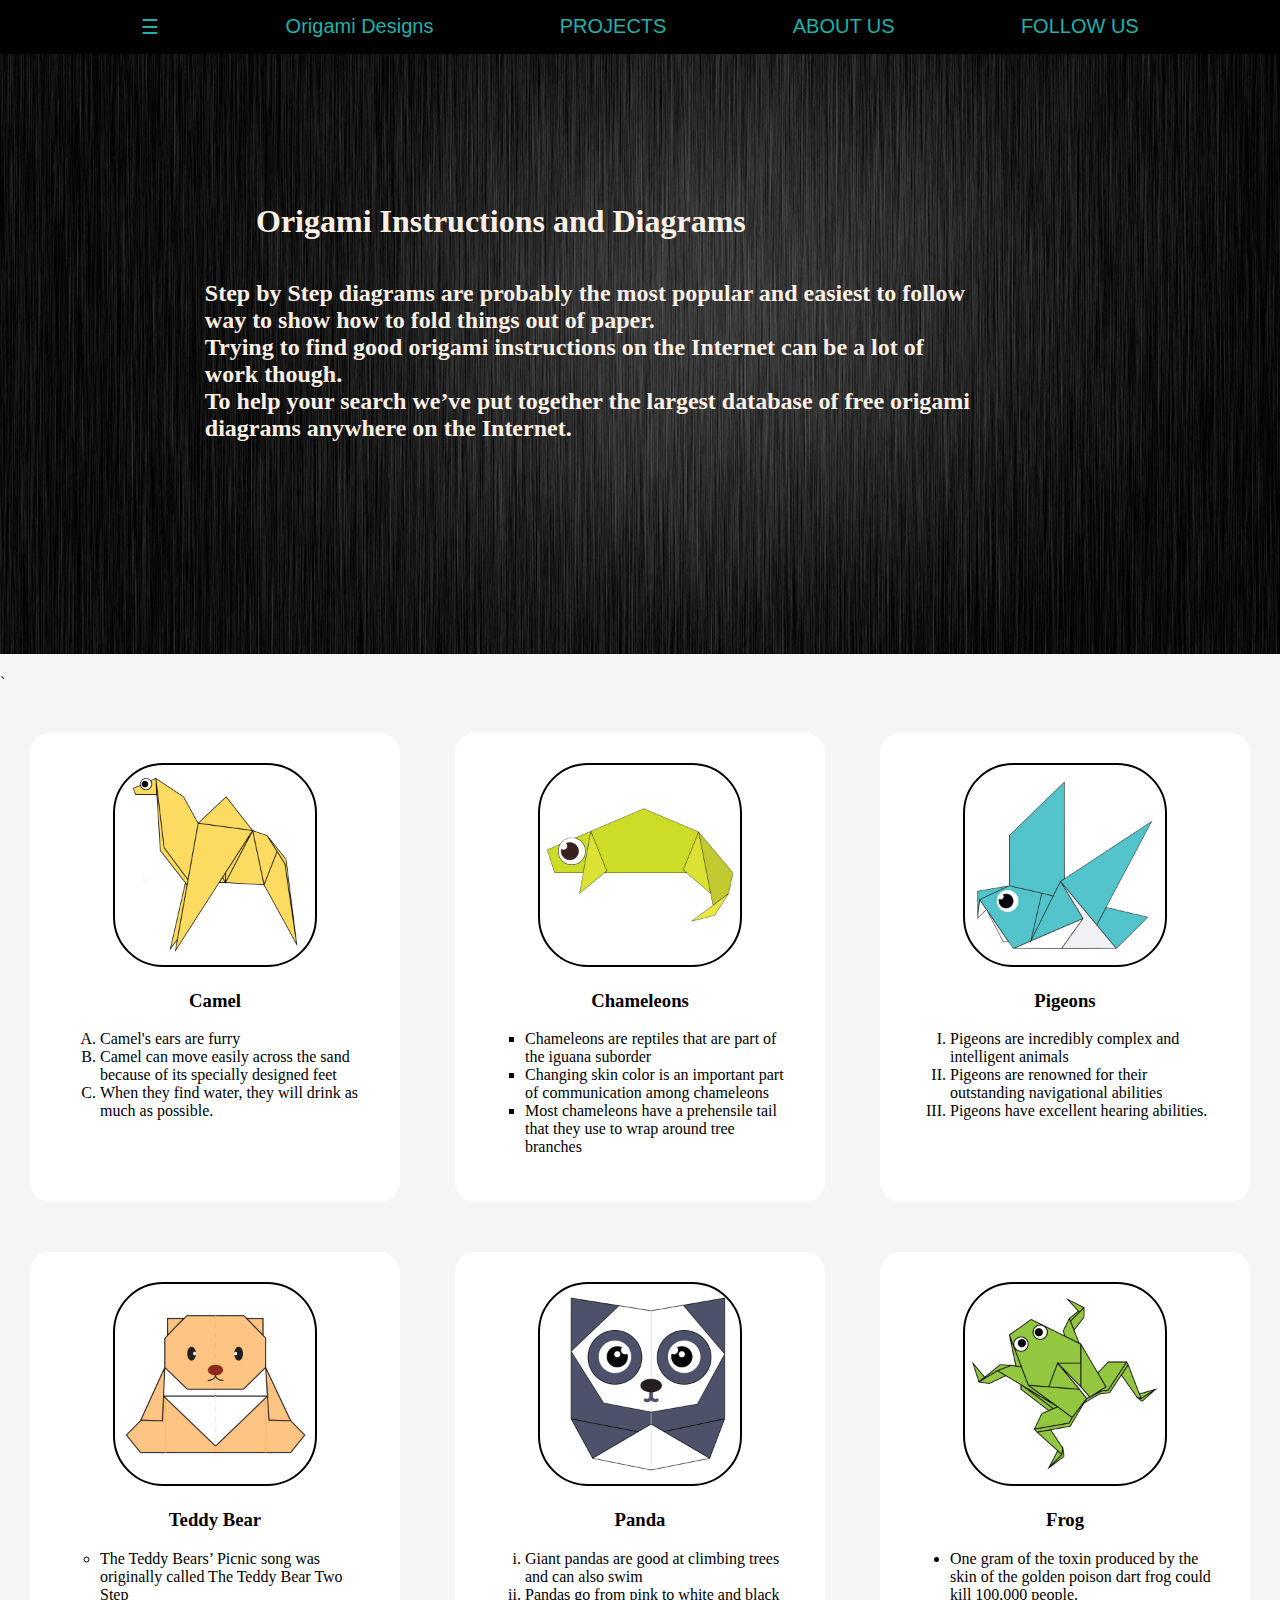
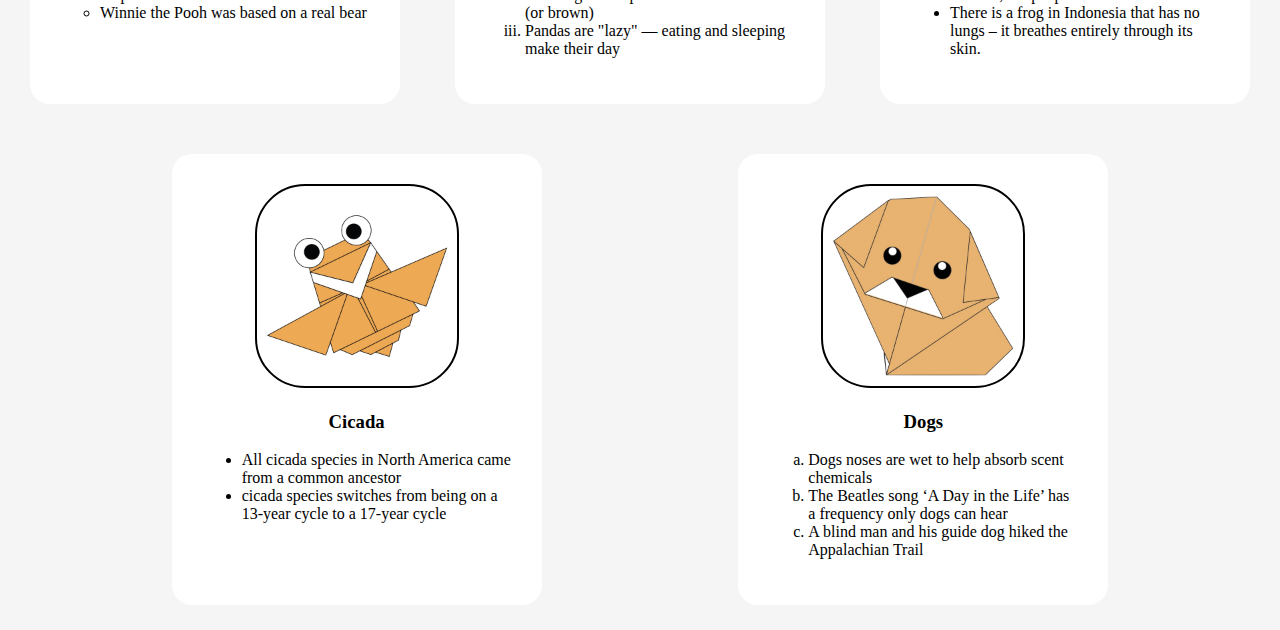
<file: index.html>
<!DOCTYPE html>
<!DOCTYPE html>
<html lang="en">
<head>
    <title>Origami Designs</title>
    <link rel="stylesheet" type="text/css" href="styles.css">
</head>
<body>
<div class="header">
    <div class="menu">
        <div ><a href ="#">☰</a></div>
        <div >Origami Designs</div>
        <div><a href="index.html">PROJECTS</a></div>
        <div ><a href ="about.html">ABOUT US</a></div>
        <div><a href="followus.html">FOLLOW US</a></div>
    </div>
</div>
<div class ="bodyimg">
    <img src="bg.jpg" height="600px" width="100%">
    <p>
     <h1>Origami Instructions and Diagrams</h1>   
    </p>`
    <p><h2><br>
    Step by Step diagrams are probably the most popular and easiest to follow way to show how to fold things out of paper.<br> 
    Trying to find good origami instructions on the Internet can be a lot of work though. <br>To help your search we’ve put
    together the largest database of free origami diagrams anywhere on the Internet.
    </h2></p>
</div>
<div class ="grid">
    <div class ="origami">
        <center>
        <a href ="http://origami.me/camel/"><img src="camel.png" width="200px" height="200px"></a>
        <h3> Camel </h3>
        </center>
        <p>
            <ol type="A">
                <li>Camel's ears are furry</li>
                <li>Camel can move easily across the sand because of its specially designed feet</li>
                <li>When they find water, they will drink as much as possible.</li>
            </ol>
        </p>
        </div>
    <div class="origami">
        <center>
        <a href="http://origami.me/chameleon/"><img src="chameleon.png" width="200px" height="200px"></a>
        <h3> Chameleons </h3>
        </center>
        <p> 
            <ul type="square"> 
                <li>Chameleons are reptiles that are part of the iguana suborder</li>
                <li>Changing skin color is an important part of communication among chameleons</li>
                <li>Most chameleons have a prehensile tail that they use to wrap around tree branches</li>
            </ul>
        </p>
        </div>
    <div class="origami">
        <center>
        <a href="http://origami.me/pigeon/"><img src="pigeon.png" width="200px" height="200px"></a>
        <h3> Pigeons </h3>
        </center>
        <p>
        <ol type="I">
            <li>Pigeons are incredibly complex and intelligent animals</li>
            <li>Pigeons are renowned for their outstanding navigational abilities</li>
            <li>Pigeons have excellent hearing abilities.</li>
        </ol>
        </p>
        </div>
    <div class="origami">
        <center>
        <a href="http://origami.me/teddy-bear/"><img src="teddy.png" width="200px" height="200px"></a>
        <h3> Teddy Bear </h3>
        </center>
        <p>
        <ul type="circle">
            <li>The Teddy Bears’ Picnic song was originally called The Teddy Bear Two Step</li>
            <li>Winnie the Pooh was based on a real bear</li>
            
        </ul>
        </p>
        </div>

    
    <div class="origami">
        <center>
            <a href="http://origami.me/panda/"><img src="panda.png" width="200px" height="200px"></a>
            <h3> Panda </h3>
        </center>
        <p>
        <ol type="i">
            <li>Giant pandas are good at climbing trees and can also swim</li>
            <li>Pandas go from pink to white and black (or brown)</li>
            <li>Pandas are "lazy" — eating and sleeping make their day</li>
        </ol>
        </p>
    </div>
    <div class="origami">
        <center>
            <a href ="http://origami.me/traditional-frog/"><img src="frog.png" width="200px" height="200px"></a>
            <h3> Frog </h3>
        </center>
        <p>
        <ul>
            <li>One gram of the toxin produced by the skin of the golden poison dart frog could kill 100,000 people.</li>
            <li>There is a frog in Indonesia that has no lungs – it breathes entirely through its skin.</li>
    
        </ul>
        </p>
    </div>
    <div class="origami">
        <center>
            <a href="http://origami.me/flying-cicada/"><img src="cicada.png" width="200px" height="200px"></a>
            <h3> Cicada </h3>
        </center>
        <p>
        <ul>
            <li>All cicada species in North America came from a common ancestor</li>
            <li>cicada species switches from being on a 13-year cycle to a 17-year cycle</li>
        </ul>
        </p>
    </div>
    <div class="origami">
        <center>
           <a href="http://origami.me/puppy/"><img src="dog.png" width="200px" height="200px"></a>
            <h3> Dogs </h3>
        </center>
        <p>
        <ol type="a">
            <li>Dogs noses are wet to help absorb scent chemicals</li>
            <li>The Beatles song ‘A Day in the Life’ has a frequency only dogs can hear</li>
            <li>A blind man and his guide dog hiked the Appalachian Trail</li>
        </ol>
        </p>
    </div>
    

</div>
</body>
</html>
</file>
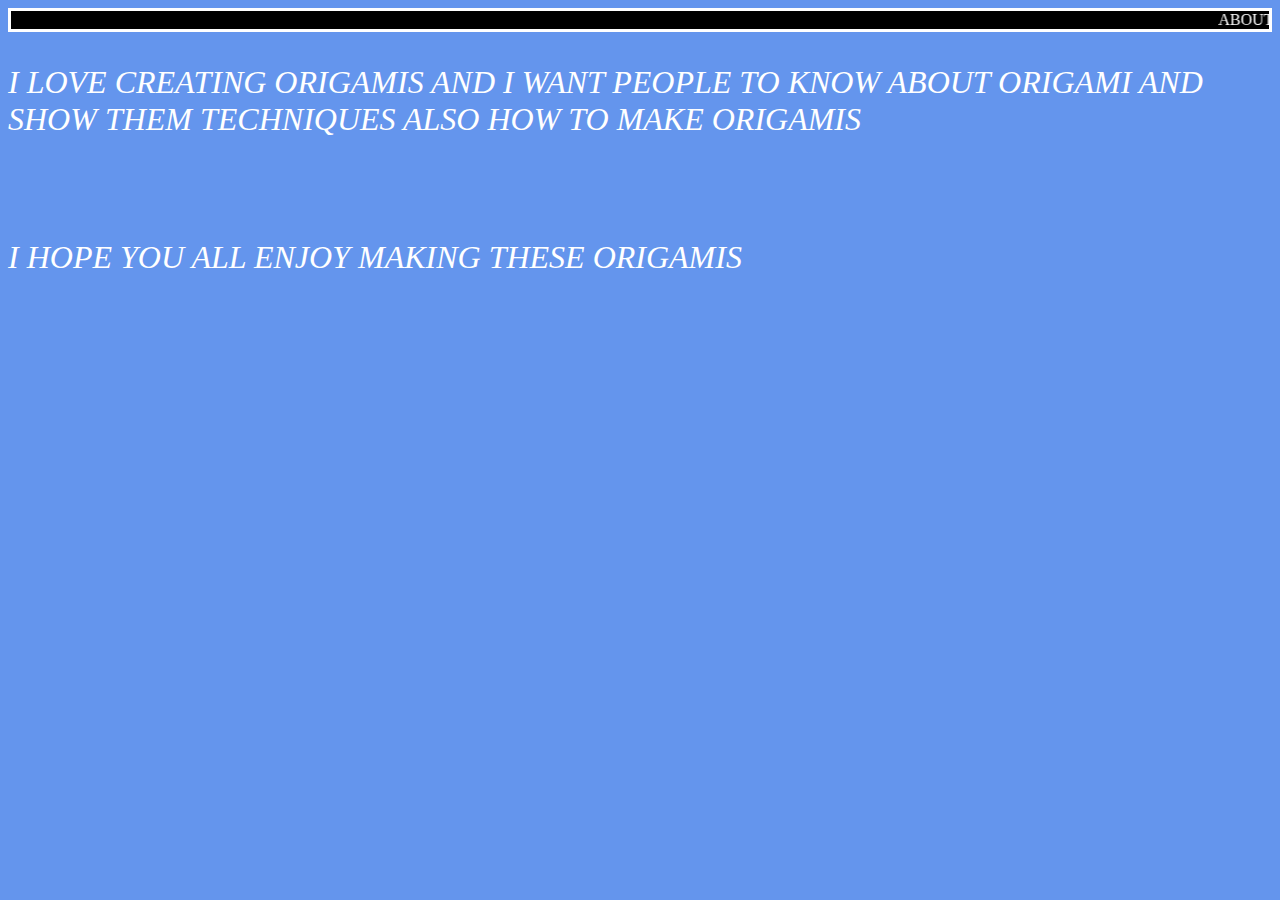
<file: about.html>
<html>
    <head>
        <title>
        ABOUT ORIGAMI DESIGNS BY PARI</title>
    </head>
    <body bgcolor ="cornflowerblue" text ="white">
        <marquee bgcolor="black" bheaviour= alternate style= "border:solid">  ABOUT ORIGAMI DESIGNS BY PARI</marquee>
        <font size=6 face="ALGERIAN" >
      <i> <p> I LOVE CREATING ORIGAMIS AND I WANT PEOPLE TO KNOW ABOUT ORIGAMI AND SHOW THEM TECHNIQUES ALSO HOW TO MAKE ORIGAMIS</p></i>

        <br>

       <i> <p> I HOPE YOU ALL ENJOY MAKING THESE ORIGAMIS          </p></i></font>

    </body>
</html>
</file>
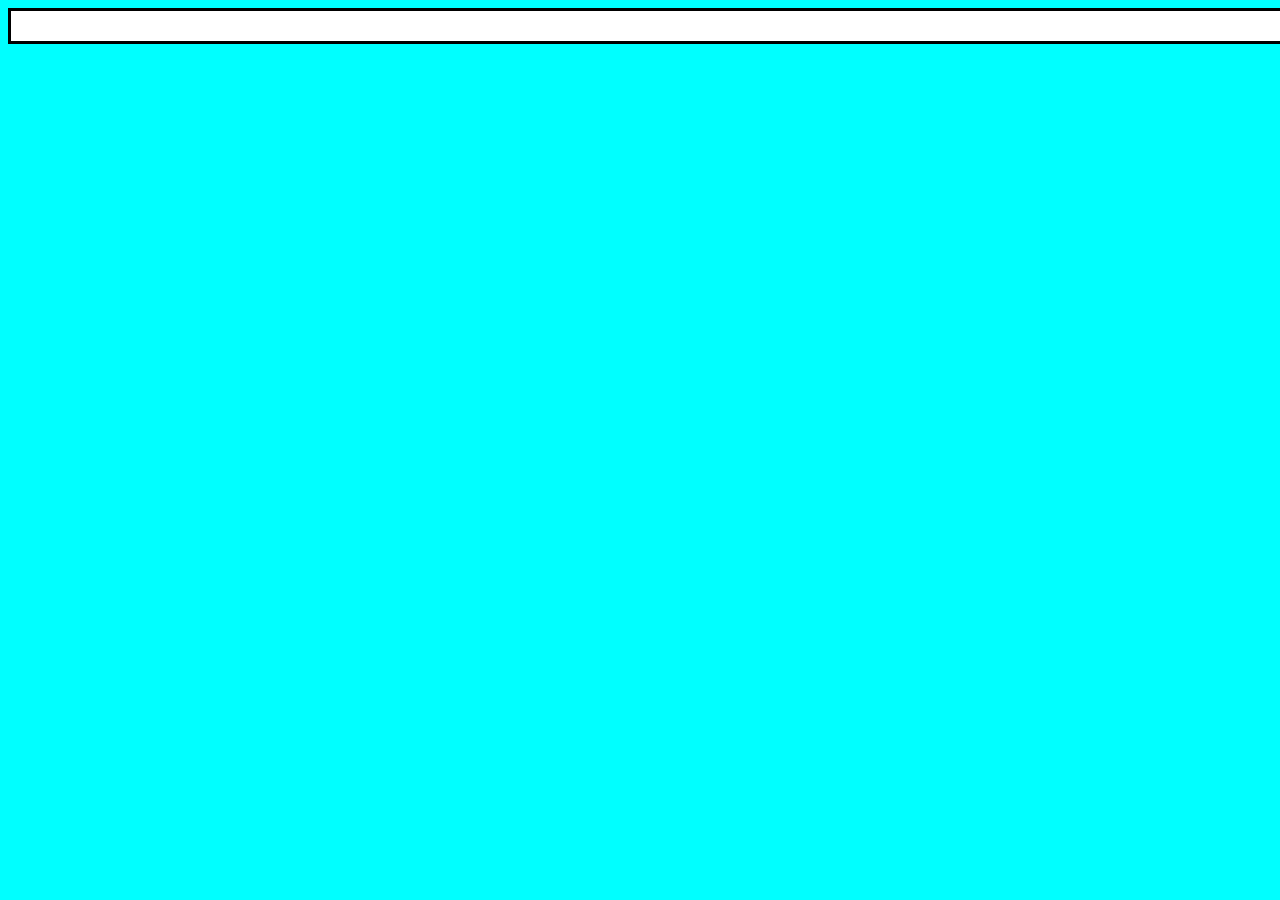
<file: followus.html>
<html>
    <head>
        <title>
       CONTACT/ FOLLOW ORIGAMI DESIGNS BY PARI</title>
    </head>
    <body bgcolor ="cyan" text ="black">
        <font face="ALGERIAN" fontsize="20"></font>
        <marquee bgcolor="white" bheaviour= alternate style= "border:solid" width=2000px height=30px> FOLLOW / CONTACT ORIGAMI DESIGNS BY PARI</marquee>

    </body>
</html>
</file>
<file: styles.css>
.menu{
    display: flex;
    justify-content: space-evenly;
    background-color:#000000;
    padding:15px;
    font-size: 20px;
    font-family: sans-serif;
    font-weight: 400;
    color:lightseagreen;
}
body{
    background-color:whitesmoke;
    margin:0px;
    
}
.grid{
    display: flex;
    flex-wrap: wrap;
    justify-content: space-evenly;
    font-family: sans-serif;
    
}
.grid img{
    border: 2px solid black;
    border-radius: 50px;
}
.origami {
   
    margin:25px;
    padding:30px;
    border-radius: 20px;
    background-color:white;
    
    width:310px;
    font-family: fantasy;
    
}
.bodyimg{
    position:relative;
}

.bodyimg h2{
    position:absolute;
    top:40%;
    left: 40%;
    transform: translate(-40%,-40%);
    opacity:1;
}

.bodyimg h1{
    position:absolute;

    top:20%;
    left: 20%;
    right:20%;
    transform: translate(-20%,-20%,20%);
    opacity:1;

}

.bodyimg:hover img{
    opacity:0.3;
    font-weight: bolder;
}
h2{
    font-size: 22;
    font-family:  Geneva;
    font-weight:900;
    color:linen;
}
h1{
   
    font-size: 26;
    font-family: 'geneva';
    font-weight: bold;
    color:linen;

}


.origami:hover{
    transform: scale(1.2);
}

 a:link{
    text-decoration: none;
} 


a:link{
    color:lightseagreen;

}

a:visited{
    color:lime;
}
</file>
